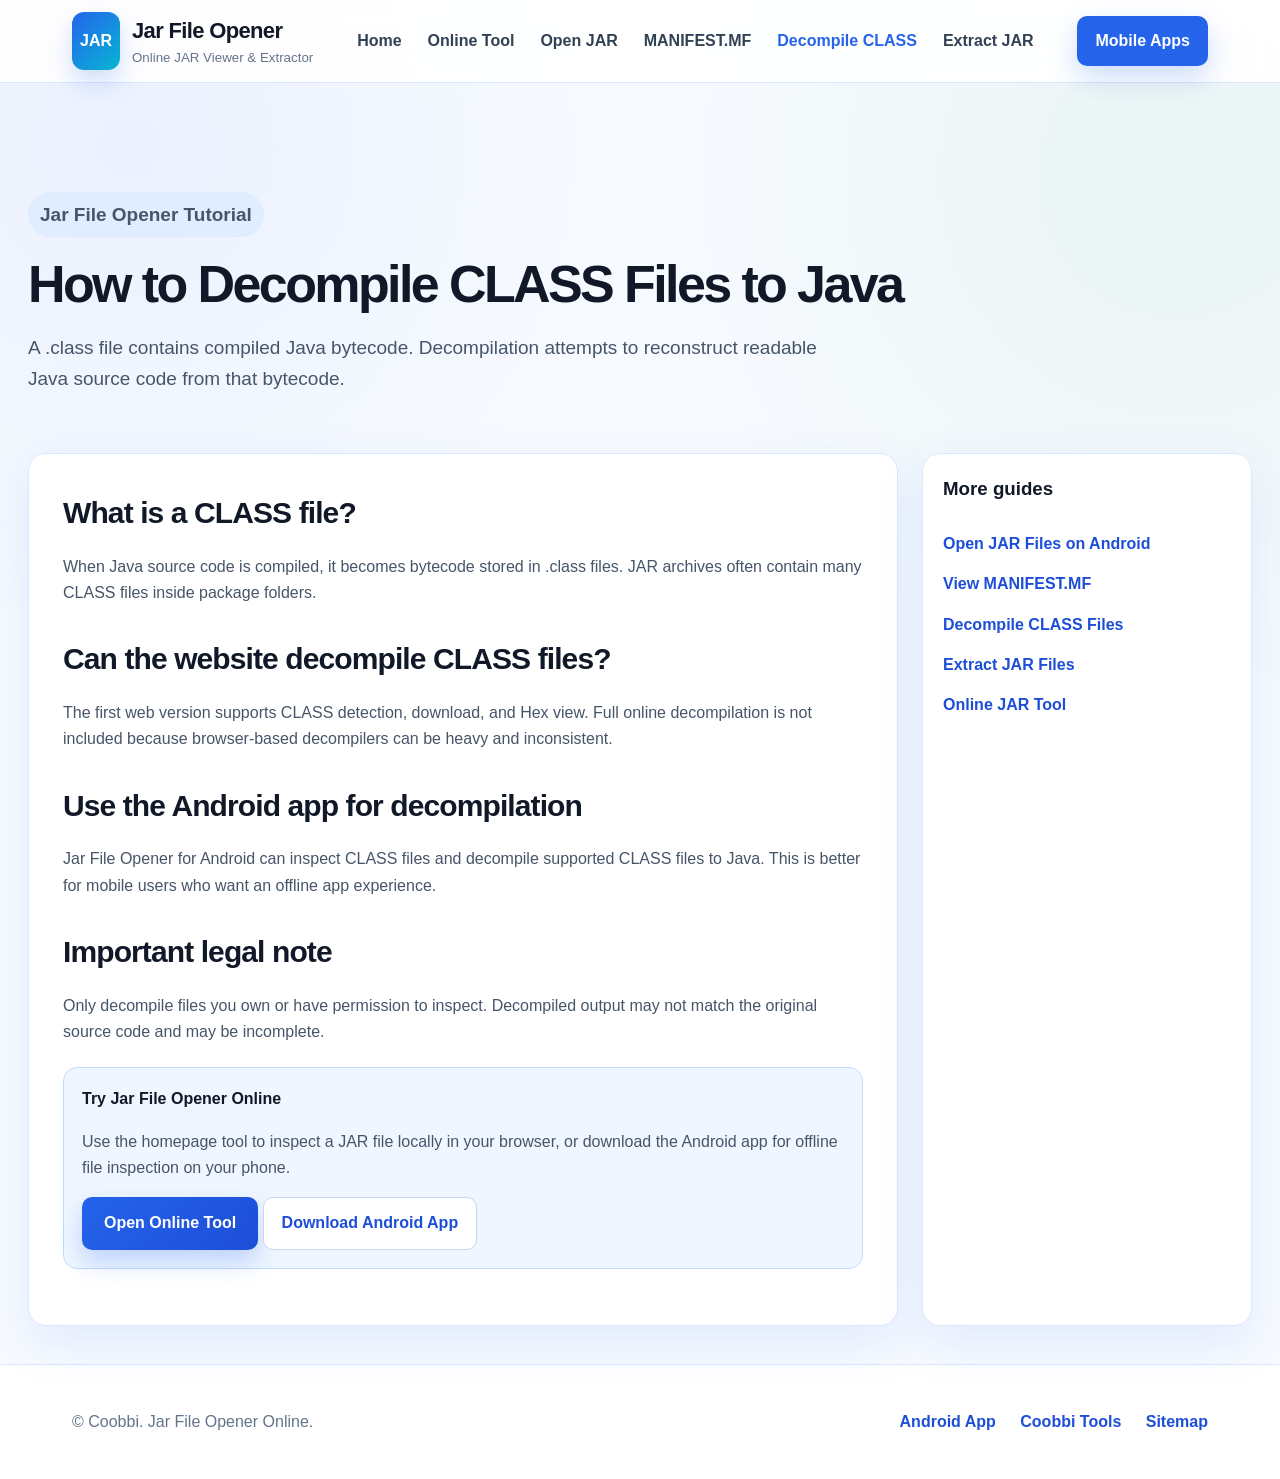
<file: decompile-class-files/index.html>
<!doctype html>
<html lang="en">
<head>
  <meta charset="utf-8" />
  <meta name="viewport" content="width=device-width,initial-scale=1" />
  <title>How to Decompile CLASS Files to Java</title>
  <meta name="description" content="Learn how Java CLASS file decompilation works and how Jar File Opener for Android can help inspect CLASS files." />
  <link rel="canonical" href="https://jarfileopener.com/decompile-class-files/" />
  <link rel="stylesheet" href="../assets/style.css" />
  <link rel="icon" href="../assets/favicon.svg" type="image/svg+xml" />
</head>
<body>
<header class="topbar">
  <a class="brand" href="../index.html">
    <span class="brand-icon">JAR</span>
    <span>
      <strong>Jar File Opener</strong>
      <small>Online JAR Viewer & Extractor</small>
    </span>
  </a>
  <nav class="nav"><a class="" href="../index.html">Home</a>
<a class="" href="../index.html#tool">Online Tool</a>
<a class="" href="../open-jar-files-on-android/index.html">Open JAR</a>
<a class="" href="../view-manifest-mf/index.html">MANIFEST.MF</a>
<a class="active" href="../decompile-class-files/index.html">Decompile CLASS</a>
<a class="" href="../extract-jar-files/index.html">Extract JAR</a></nav>
  <a class="download-small" href="../index.html#mobile-apps">Mobile Apps</a>
</header>
<main>
  <section class="page-hero">
    <p class="eyebrow">Jar File Opener Tutorial</p>
    <h1>How to Decompile CLASS Files to Java</h1>
    <p>A .class file contains compiled Java bytecode. Decompilation attempts to reconstruct readable Java source code from that bytecode.</p>
  </section>

  <section class="article-layout">
    <article class="article content-card">
      <h2>What is a CLASS file?</h2><p>When Java source code is compiled, it becomes bytecode stored in .class files. JAR archives often contain many CLASS files inside package folders.</p>
<h2>Can the website decompile CLASS files?</h2><p>The first web version supports CLASS detection, download, and Hex view. Full online decompilation is not included because browser-based decompilers can be heavy and inconsistent.</p>
<h2>Use the Android app for decompilation</h2><p>Jar File Opener for Android can inspect CLASS files and decompile supported CLASS files to Java. This is better for mobile users who want an offline app experience.</p>
<h2>Important legal note</h2><p>Only decompile files you own or have permission to inspect. Decompiled output may not match the original source code and may be incomplete.</p>

      <div class="callout">
        <strong>Try Jar File Opener Online</strong>
        <p>Use the homepage tool to inspect a JAR file locally in your browser, or download the Android app for offline file inspection on your phone.</p>
        <a class="primary-btn" href="../index.html">Open Online Tool</a>
        <a class="secondary-btn" href="https://play.google.com/store/apps/details?id=com.coobbi.jarfileopener">Download Android App</a>
      </div>
    </article>

    <aside class="toc">
      <h3>More guides</h3>
      <a href="../open-jar-files-on-android/index.html">Open JAR Files on Android</a>
      <a href="../view-manifest-mf/index.html">View MANIFEST.MF</a>
      <a href="../decompile-class-files/index.html">Decompile CLASS Files</a>
      <a href="../extract-jar-files/index.html">Extract JAR Files</a>
      <a href="../index.html">Online JAR Tool</a>
    </aside>
  </section>
</main>
<footer class="footer">
  <p>© Coobbi. Jar File Opener Online.</p>
  <p>
    <a href="https://play.google.com/store/apps/details?id=com.coobbi.jarfileopener">Android App</a>
    <a href="https://coobbi.com">Coobbi Tools</a>
    <a href="../sitemap.xml">Sitemap</a>
  </p>
</footer>

</body>
</html>
</file>
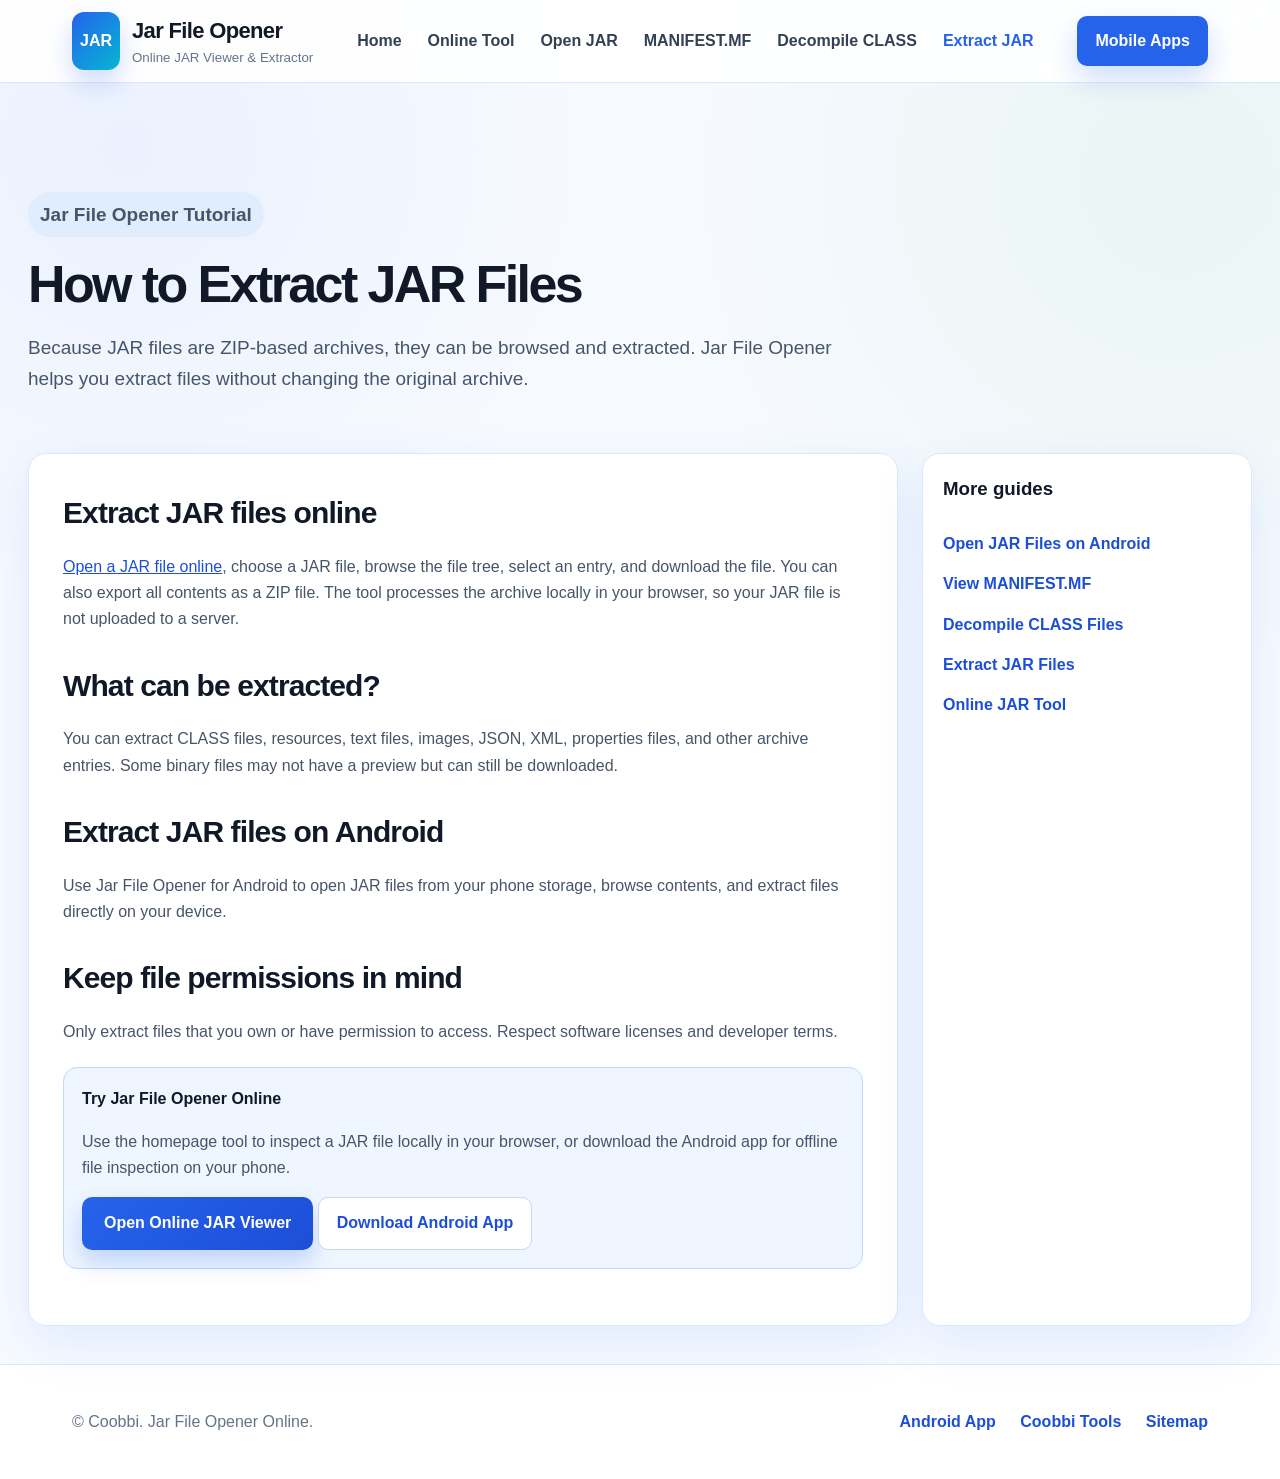
<file: extract-jar-files/index.html>
<!doctype html>
<html lang="en">
<head>
  <meta charset="utf-8" />
  <meta name="viewport" content="width=device-width,initial-scale=1" />
  <title>How to Extract JAR Files Online and on Android</title>
  <meta name="description" content="Learn how to extract JAR files online, browse JAR contents, and download individual entries or a ZIP export with Jar File Opener." />
  <link rel="canonical" href="https://jarfileopener.com/extract-jar-files/" />
  <meta property="og:type" content="article" />
  <meta property="og:site_name" content="Jar File Opener" />
  <meta property="og:title" content="How to Extract JAR Files Online and on Android" />
  <meta property="og:description" content="Learn how to extract JAR files online, browse JAR contents, and download individual entries or a ZIP export." />
  <meta property="og:url" content="https://jarfileopener.com/extract-jar-files/" />
  <meta name="twitter:card" content="summary" />
  <meta name="twitter:title" content="How to Extract JAR Files Online and on Android" />
  <meta name="twitter:description" content="Learn how to extract JAR files online, browse JAR contents, and download individual entries or a ZIP export." />
  <link rel="stylesheet" href="../assets/style.css" />
  <link rel="icon" href="../assets/favicon.svg" type="image/svg+xml" />
</head>
<body>
<header class="topbar">
  <a class="brand" href="../index.html">
    <span class="brand-icon">JAR</span>
    <span>
      <strong>Jar File Opener</strong>
      <small>Online JAR Viewer & Extractor</small>
    </span>
  </a>
  <nav class="nav"><a class="" href="../index.html">Home</a>
<a class="" href="../index.html#tool">Online Tool</a>
<a class="" href="../open-jar-files-on-android/index.html">Open JAR</a>
<a class="" href="../view-manifest-mf/index.html">MANIFEST.MF</a>
<a class="" href="../decompile-class-files/index.html">Decompile CLASS</a>
<a class="active" href="../extract-jar-files/index.html">Extract JAR</a></nav>
  <a class="download-small" href="../index.html#mobile-apps">Mobile Apps</a>
</header>
<main>
  <section class="page-hero">
    <p class="eyebrow">Jar File Opener Tutorial</p>
    <h1>How to Extract JAR Files</h1>
    <p>Because JAR files are ZIP-based archives, they can be browsed and extracted. Jar File Opener helps you extract files without changing the original archive.</p>
  </section>

  <section class="article-layout">
    <article class="article content-card">
      <h2>Extract JAR files online</h2><p><a href="../index.html#tool">Open a JAR file online</a>, choose a JAR file, browse the file tree, select an entry, and download the file. You can also export all contents as a ZIP file. The tool processes the archive locally in your browser, so your JAR file is not uploaded to a server.</p>
<h2>What can be extracted?</h2><p>You can extract CLASS files, resources, text files, images, JSON, XML, properties files, and other archive entries. Some binary files may not have a preview but can still be downloaded.</p>
<h2>Extract JAR files on Android</h2><p>Use Jar File Opener for Android to open JAR files from your phone storage, browse contents, and extract files directly on your device.</p>
<h2>Keep file permissions in mind</h2><p>Only extract files that you own or have permission to access. Respect software licenses and developer terms.</p>

      <div class="callout">
        <strong>Try Jar File Opener Online</strong>
        <p>Use the homepage tool to inspect a JAR file locally in your browser, or download the Android app for offline file inspection on your phone.</p>
        <a class="primary-btn" href="../index.html#tool">Open Online JAR Viewer</a>
        <a class="secondary-btn" href="https://play.google.com/store/apps/details?id=com.coobbi.jarfileopener">Download Android App</a>
      </div>
    </article>

    <aside class="toc">
      <h3>More guides</h3>
      <a href="../open-jar-files-on-android/index.html">Open JAR Files on Android</a>
      <a href="../view-manifest-mf/index.html">View MANIFEST.MF</a>
      <a href="../decompile-class-files/index.html">Decompile CLASS Files</a>
      <a href="../extract-jar-files/index.html">Extract JAR Files</a>
      <a href="../index.html">Online JAR Tool</a>
    </aside>
  </section>
</main>
<footer class="footer">
  <p>© Coobbi. Jar File Opener Online.</p>
  <p>
    <a href="https://play.google.com/store/apps/details?id=com.coobbi.jarfileopener">Android App</a>
    <a href="https://coobbi.com">Coobbi Tools</a>
    <a href="../sitemap.xml">Sitemap</a>
  </p>
</footer>

</body>
</html>
</file>
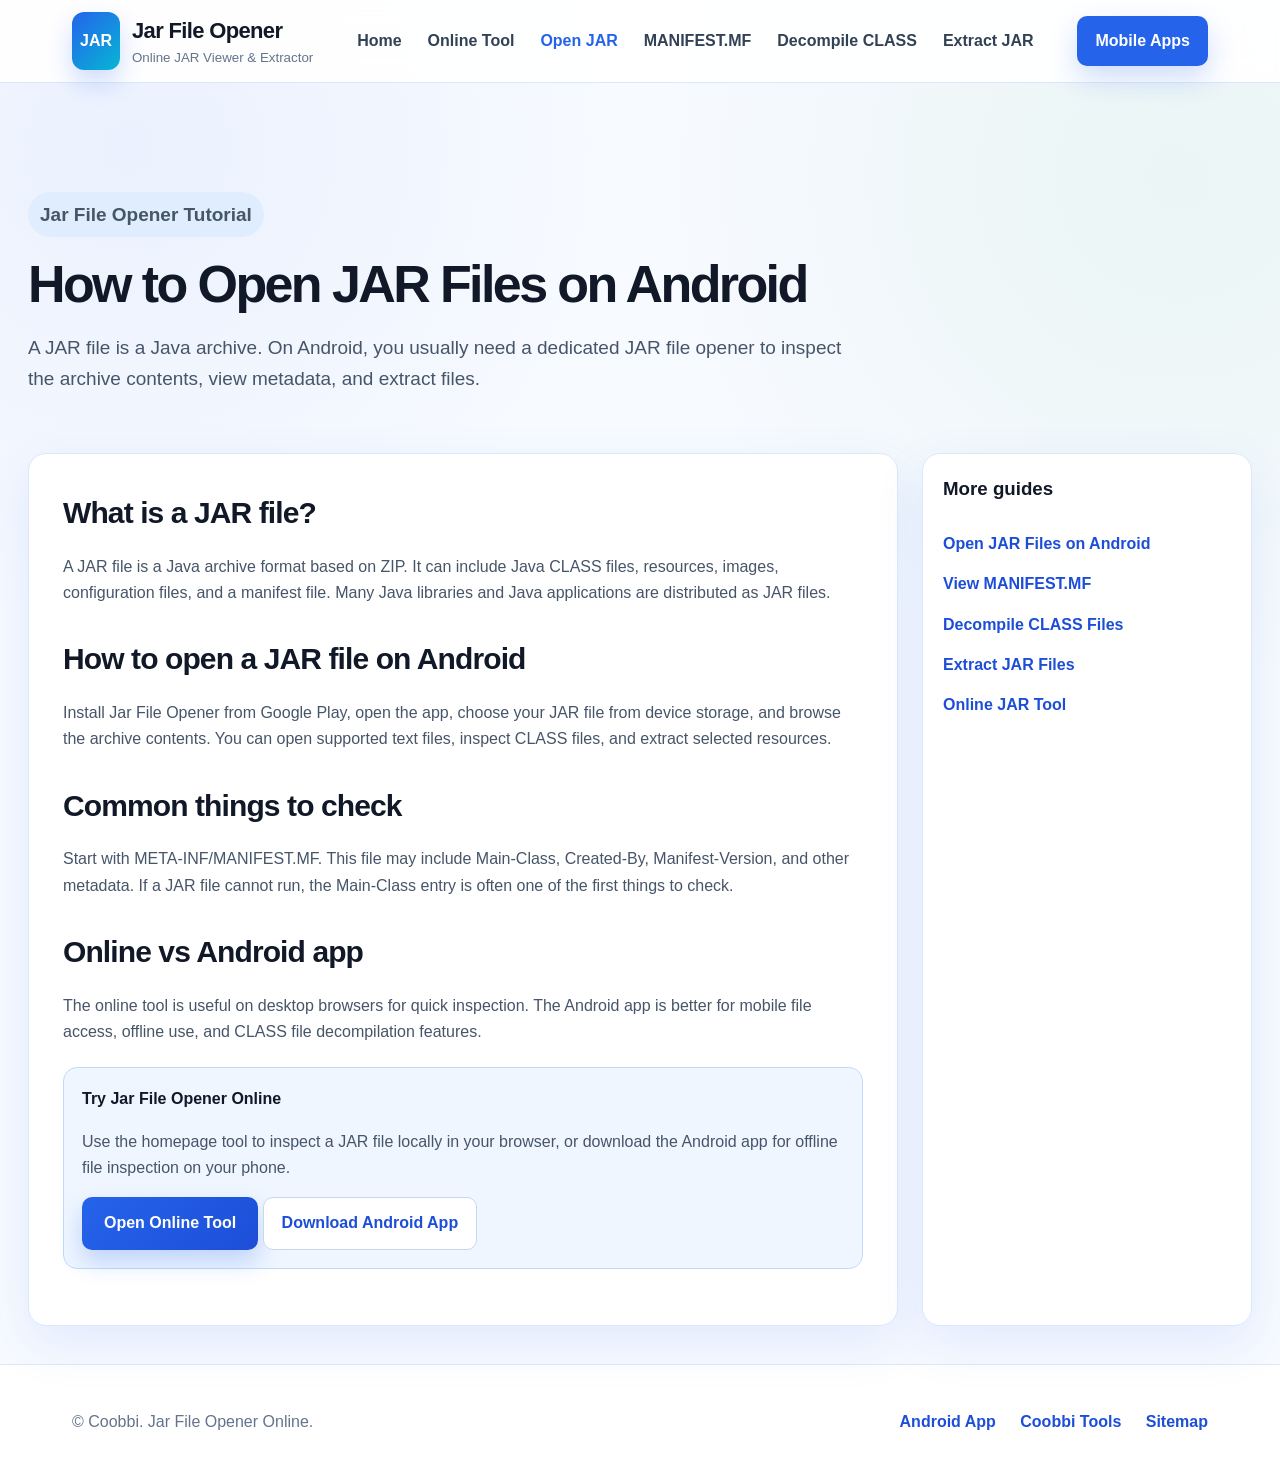
<file: open-jar-files-on-android/index.html>
<!doctype html>
<html lang="en">
<head>
  <meta charset="utf-8" />
  <meta name="viewport" content="width=device-width,initial-scale=1" />
  <title>How to Open JAR Files on Android - Jar File Opener</title>
  <meta name="description" content="Learn how to open JAR files on Android, view contents, inspect MANIFEST.MF, and extract resources using Jar File Opener." />
  <link rel="canonical" href="https://jarfileopener.com/open-jar-files-on-android/" />
  <link rel="stylesheet" href="../assets/style.css" />
  <link rel="icon" href="../assets/favicon.svg" type="image/svg+xml" />
</head>
<body>
<header class="topbar">
  <a class="brand" href="../index.html">
    <span class="brand-icon">JAR</span>
    <span>
      <strong>Jar File Opener</strong>
      <small>Online JAR Viewer & Extractor</small>
    </span>
  </a>
  <nav class="nav"><a class="" href="../index.html">Home</a>
<a class="" href="../index.html#tool">Online Tool</a>
<a class="active" href="../open-jar-files-on-android/index.html">Open JAR</a>
<a class="" href="../view-manifest-mf/index.html">MANIFEST.MF</a>
<a class="" href="../decompile-class-files/index.html">Decompile CLASS</a>
<a class="" href="../extract-jar-files/index.html">Extract JAR</a></nav>
  <a class="download-small" href="../index.html#mobile-apps">Mobile Apps</a>
</header>
<main>
  <section class="page-hero">
    <p class="eyebrow">Jar File Opener Tutorial</p>
    <h1>How to Open JAR Files on Android</h1>
    <p>A JAR file is a Java archive. On Android, you usually need a dedicated JAR file opener to inspect the archive contents, view metadata, and extract files.</p>
  </section>

  <section class="article-layout">
    <article class="article content-card">
      <h2>What is a JAR file?</h2><p>A JAR file is a Java archive format based on ZIP. It can include Java CLASS files, resources, images, configuration files, and a manifest file. Many Java libraries and Java applications are distributed as JAR files.</p>
<h2>How to open a JAR file on Android</h2><p>Install Jar File Opener from Google Play, open the app, choose your JAR file from device storage, and browse the archive contents. You can open supported text files, inspect CLASS files, and extract selected resources.</p>
<h2>Common things to check</h2><p>Start with META-INF/MANIFEST.MF. This file may include Main-Class, Created-By, Manifest-Version, and other metadata. If a JAR file cannot run, the Main-Class entry is often one of the first things to check.</p>
<h2>Online vs Android app</h2><p>The online tool is useful on desktop browsers for quick inspection. The Android app is better for mobile file access, offline use, and CLASS file decompilation features.</p>

      <div class="callout">
        <strong>Try Jar File Opener Online</strong>
        <p>Use the homepage tool to inspect a JAR file locally in your browser, or download the Android app for offline file inspection on your phone.</p>
        <a class="primary-btn" href="../index.html">Open Online Tool</a>
        <a class="secondary-btn" href="https://play.google.com/store/apps/details?id=com.coobbi.jarfileopener">Download Android App</a>
      </div>
    </article>

    <aside class="toc">
      <h3>More guides</h3>
      <a href="../open-jar-files-on-android/index.html">Open JAR Files on Android</a>
      <a href="../view-manifest-mf/index.html">View MANIFEST.MF</a>
      <a href="../decompile-class-files/index.html">Decompile CLASS Files</a>
      <a href="../extract-jar-files/index.html">Extract JAR Files</a>
      <a href="../index.html">Online JAR Tool</a>
    </aside>
  </section>
</main>
<footer class="footer">
  <p>© Coobbi. Jar File Opener Online.</p>
  <p>
    <a href="https://play.google.com/store/apps/details?id=com.coobbi.jarfileopener">Android App</a>
    <a href="https://coobbi.com">Coobbi Tools</a>
    <a href="../sitemap.xml">Sitemap</a>
  </p>
</footer>

</body>
</html>
</file>
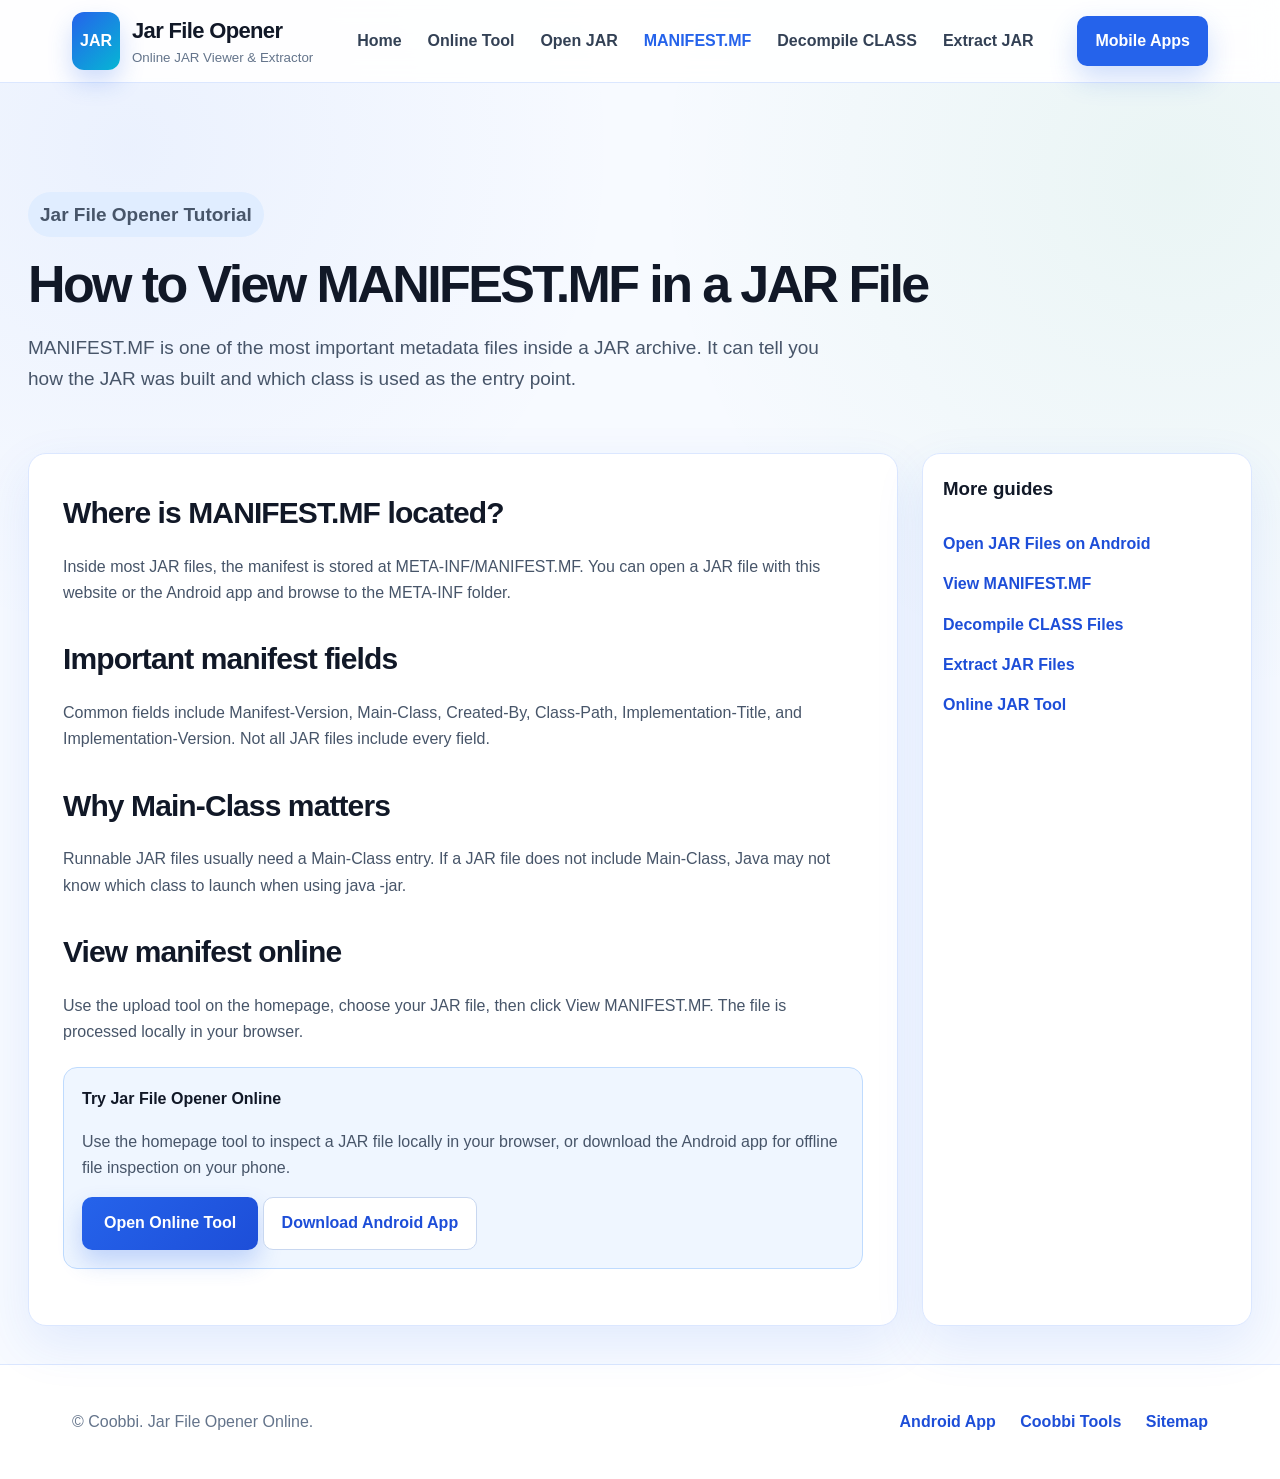
<file: view-manifest-mf/index.html>
<!doctype html>
<html lang="en">
<head>
  <meta charset="utf-8" />
  <meta name="viewport" content="width=device-width,initial-scale=1" />
  <title>How to View MANIFEST.MF in a JAR File</title>
  <meta name="description" content="Learn how to view META-INF/MANIFEST.MF in a JAR file and check Main-Class, Created-By, and Manifest-Version." />
  <link rel="canonical" href="https://jarfileopener.com/view-manifest-mf/" />
  <link rel="stylesheet" href="../assets/style.css" />
  <link rel="icon" href="../assets/favicon.svg" type="image/svg+xml" />
</head>
<body>
<header class="topbar">
  <a class="brand" href="../index.html">
    <span class="brand-icon">JAR</span>
    <span>
      <strong>Jar File Opener</strong>
      <small>Online JAR Viewer & Extractor</small>
    </span>
  </a>
  <nav class="nav"><a class="" href="../index.html">Home</a>
<a class="" href="../index.html#tool">Online Tool</a>
<a class="" href="../open-jar-files-on-android/index.html">Open JAR</a>
<a class="active" href="../view-manifest-mf/index.html">MANIFEST.MF</a>
<a class="" href="../decompile-class-files/index.html">Decompile CLASS</a>
<a class="" href="../extract-jar-files/index.html">Extract JAR</a></nav>
  <a class="download-small" href="../index.html#mobile-apps">Mobile Apps</a>
</header>
<main>
  <section class="page-hero">
    <p class="eyebrow">Jar File Opener Tutorial</p>
    <h1>How to View MANIFEST.MF in a JAR File</h1>
    <p>MANIFEST.MF is one of the most important metadata files inside a JAR archive. It can tell you how the JAR was built and which class is used as the entry point.</p>
  </section>

  <section class="article-layout">
    <article class="article content-card">
      <h2>Where is MANIFEST.MF located?</h2><p>Inside most JAR files, the manifest is stored at META-INF/MANIFEST.MF. You can open a JAR file with this website or the Android app and browse to the META-INF folder.</p>
<h2>Important manifest fields</h2><p>Common fields include Manifest-Version, Main-Class, Created-By, Class-Path, Implementation-Title, and Implementation-Version. Not all JAR files include every field.</p>
<h2>Why Main-Class matters</h2><p>Runnable JAR files usually need a Main-Class entry. If a JAR file does not include Main-Class, Java may not know which class to launch when using java -jar.</p>
<h2>View manifest online</h2><p>Use the upload tool on the homepage, choose your JAR file, then click View MANIFEST.MF. The file is processed locally in your browser.</p>

      <div class="callout">
        <strong>Try Jar File Opener Online</strong>
        <p>Use the homepage tool to inspect a JAR file locally in your browser, or download the Android app for offline file inspection on your phone.</p>
        <a class="primary-btn" href="../index.html">Open Online Tool</a>
        <a class="secondary-btn" href="https://play.google.com/store/apps/details?id=com.coobbi.jarfileopener">Download Android App</a>
      </div>
    </article>

    <aside class="toc">
      <h3>More guides</h3>
      <a href="../open-jar-files-on-android/index.html">Open JAR Files on Android</a>
      <a href="../view-manifest-mf/index.html">View MANIFEST.MF</a>
      <a href="../decompile-class-files/index.html">Decompile CLASS Files</a>
      <a href="../extract-jar-files/index.html">Extract JAR Files</a>
      <a href="../index.html">Online JAR Tool</a>
    </aside>
  </section>
</main>
<footer class="footer">
  <p>© Coobbi. Jar File Opener Online.</p>
  <p>
    <a href="https://play.google.com/store/apps/details?id=com.coobbi.jarfileopener">Android App</a>
    <a href="https://coobbi.com">Coobbi Tools</a>
    <a href="../sitemap.xml">Sitemap</a>
  </p>
</footer>

</body>
</html>
</file>
<file: assets/style.css>
:root{
  --bg:#f7faff;
  --surface:#ffffff;
  --surface2:#f9fbff;
  --soft:#eef5ff;
  --line:#dbe7ff;
  --text:#111827;
  --muted:#64748b;
  --blue:#2563eb;
  --blue2:#1d4ed8;
  --green:#16a34a;
  --orange:#f97316;
  --purple:#7c3aed;
  --warning:#fff7ed;
  --shadow:0 18px 50px rgba(37,99,235,.10);
}
*{box-sizing:border-box}
html{scroll-behavior:smooth}
body{
  margin:0;
  font-family:Inter,Arial,Helvetica,sans-serif;
  color:var(--text);
  background:
    radial-gradient(circle at 10% 10%, rgba(37,99,235,.06), transparent 28%),
    radial-gradient(circle at 92% 12%, rgba(22,163,74,.06), transparent 30%),
    var(--bg);
  line-height:1.65;
}
a{color:var(--blue2)}
.topbar{
  min-height:78px;
  padding:12px 72px;
  background:rgba(255,255,255,.9);
  backdrop-filter:blur(14px);
  border-bottom:1px solid var(--line);
  display:flex;
  align-items:center;
  justify-content:space-between;
  gap:24px;
  position:sticky;
  top:0;
  z-index:20;
}
.brand{
  display:flex;
  align-items:center;
  gap:12px;
  text-decoration:none;
  color:var(--text);
}
.brand-icon{
  width:48px;
  height:58px;
  border-radius:12px;
  background:linear-gradient(135deg,#2563eb,#06b6d4);
  display:grid;
  place-items:center;
  color:#fff;
  font-weight:900;
  box-shadow:0 12px 25px rgba(37,99,235,.22);
}
.brand strong{display:block;font-size:22px;letter-spacing:-.03em}
.brand small{display:block;color:var(--muted);margin-top:-2px}
.nav{display:flex;gap:26px;align-items:center}
.nav a{text-decoration:none;color:#334155;font-weight:800}
.nav a:hover,.nav a.active{color:var(--blue)}
.download-small{
  text-decoration:none;
  background:var(--blue);
  color:#fff;
  padding:12px 18px;
  border-radius:10px;
  font-weight:900;
  box-shadow:0 12px 28px rgba(37,99,235,.22);
}
main{max-width:1560px;margin:0 auto;padding:34px 28px 0}
.hero{
  display:grid;
  grid-template-columns:1.05fr 1.18fr .95fr;
  gap:36px;
  align-items:center;
  padding:18px 0 28px;
}
.eyebrow{
  display:inline-block;
  padding:7px 12px;
  border-radius:999px;
  background:#e0edff;
  color:var(--blue2);
  font-weight:900;
}
.hero h1{
  margin:16px 0 18px;
  font-size:48px;
  line-height:1.1;
  letter-spacing:-.05em;
}
.hero h1 span{color:var(--blue)}
.lead{font-size:18px;color:#475569;max-width:520px}
.trust{display:flex;flex-wrap:wrap;gap:14px;margin-top:28px}
.trust span{font-weight:800;color:#0f5132;background:#ecfdf5;border:1px solid #bbf7d0;border-radius:999px;padding:7px 10px}
.upload-panel,.mobile-app-card,.info-card,.browser-card,.preview-card,.feature-grid article,.notice,.faq,.content-card,.toc,.tutorial-card{
  background:var(--surface);
  border:1px solid var(--line);
  border-radius:18px;
  box-shadow:var(--shadow);
}
.drop-zone{
  min-height:284px;
  border:2px dashed #c8d7f0;
  border-radius:18px;
  display:flex;
  align-items:center;
  justify-content:center;
  flex-direction:column;
  padding:30px;
  text-align:center;
  transition:.2s ease;
}
.drop-zone.dragover{background:#edf6ff;border-color:var(--blue)}
.jar-badge{
  width:68px;height:82px;border-radius:14px;
  background:linear-gradient(135deg,#2563eb,#1d4ed8);
  color:#fff;font-weight:900;display:grid;place-items:center;
  box-shadow:0 14px 30px rgba(37,99,235,.25);
}
.drop-zone h2{margin:18px 0 0}
.drop-zone p{margin:6px 0;color:var(--muted)}
.drop-zone small{color:var(--muted);margin-top:14px}
.primary-btn{
  cursor:pointer;
  display:inline-block;
  border:none;
  background:linear-gradient(135deg,#2563eb,#1d4ed8);
  color:white;
  padding:13px 22px;
  border-radius:10px;
  font-weight:900;
  text-decoration:none;
  box-shadow:0 12px 25px rgba(37,99,235,.24);
}
.secondary-btn{
  display:inline-block;
  text-decoration:none;
  color:var(--blue2);
  background:#fff;
  border:1px solid #c8d7f0;
  border-radius:10px;
  padding:12px 18px;
  font-weight:900;
}
.primary-btn.full{display:block;text-align:center;margin-top:18px}
.mobile-app-card{padding:24px}
#mobile-apps{scroll-margin-top:100px}
.mobile-app-head{display:flex;justify-content:space-between;gap:18px;align-items:flex-start}
.mobile-app-card h2{margin:0;color:var(--blue2)}
.mobile-app-icon{font-size:34px}
.mobile-platform h3{margin:3px 0 6px;font-size:18px}
.mobile-platform p:not(.platform-label){margin:0;color:#475569}
.platform-label{margin:20px 0 2px;color:var(--blue2);font-size:12px;font-weight:900;letter-spacing:.08em;text-transform:uppercase}
.mobile-platform:first-of-type .platform-label{margin-top:18px}
.mobile-divider{border:0;border-top:1px solid var(--line);margin:22px 0 0}
.secondary-btn.full{display:block;text-align:center;margin-top:18px}
.workspace{
  display:grid;
  grid-template-columns:280px minmax(380px,1fr) minmax(420px,1fr);
  gap:0;
  margin:22px 0 18px;
}
.hidden{display:none!important}
.info-card,.browser-card,.preview-card{border-radius:0;box-shadow:none}
.info-card{border-radius:18px 0 0 18px;padding:20px}
.preview-card{border-radius:0 18px 18px 0}
.info-card h2,.browser-card h2{font-size:18px;margin:0 0 14px}
.info-card dl{display:grid;grid-template-columns:1fr 1.1fr;gap:8px 12px;font-size:14px}
.info-card dt{color:#475569}
.info-card dd{margin:0;font-weight:700;overflow-wrap:anywhere}
.info-card h3{font-size:16px;margin-top:24px}
.outline-btn{
  width:100%;
  background:#fff;
  border:1px solid #c8d7f0;
  border-radius:9px;
  padding:12px;
  margin:6px 0;
  font-weight:800;
  cursor:pointer;
}
.outline-btn:hover{background:var(--soft)}
.panel-head{padding:18px 20px 10px;border-bottom:1px solid var(--line)}
.search{width:100%;padding:12px 14px;border:1px solid var(--line);border-radius:9px;font-size:14px}
.file-tree{height:360px;overflow:auto;padding:10px 18px}
.file-row{display:flex;align-items:center;gap:8px;padding:8px 9px;border-radius:8px;cursor:pointer;font-size:14px}
.file-row:hover{background:var(--soft)}
.file-row.active{background:#e5f0ff;color:var(--blue2);font-weight:800}
.file-icon{width:18px;text-align:center}
.file-path{overflow:hidden;text-overflow:ellipsis;white-space:nowrap}
.selected-status{padding:0 20px 14px;color:#475569;font-size:14px}
.tabs{display:flex;padding:10px 12px 0;border-bottom:1px solid var(--line)}
.tab{border:none;background:#fff;padding:12px 18px;font-weight:800;cursor:pointer;border-radius:10px 10px 0 0}
.tab.active{background:var(--soft);color:var(--blue2)}
.preview-pane{height:440px;overflow:auto;padding:20px}
.preview-pane pre{white-space:pre-wrap;word-break:break-word;font-family:Consolas,Menlo,monospace;font-size:13px}
.file-actions{display:flex;gap:10px;flex-wrap:wrap;margin:16px 0}
.warning-box{margin-top:16px;padding:14px;border-radius:12px;border:1px solid #facc15;background:#fffbeb}
.feature-grid{display:grid;grid-template-columns:repeat(4,1fr);gap:18px;margin:30px 0}
.feature-grid article{padding:22px}
.feature-icon{width:58px;height:58px;border-radius:50%;display:grid;place-items:center;background:var(--soft);font-size:28px;margin-bottom:12px}
.feature-grid h3{margin:0 0 6px}
.feature-grid p{margin:0;color:#475569}
.notice{margin:22px 0;padding:22px;background:var(--warning);border-color:#fed7aa}
.notice h2{margin-top:0}
.faq{padding:24px;margin-bottom:34px}
.faq h2{margin-top:0}
details{border-top:1px solid var(--line);padding:14px 0}
summary{font-weight:900;cursor:pointer}
.seo-section{display:grid;grid-template-columns:minmax(0,1fr) 330px;gap:24px;margin:28px 0}
.content-card{padding:30px}
.content-card h2{font-size:30px;letter-spacing:-.03em;margin:0 0 14px}
.content-card h3{margin-top:26px;color:#0f172a}
.content-card p,.content-card li{color:#475569}
.toc{padding:20px;position:sticky;top:98px}
.toc h3{margin-top:0}
.toc a{display:block;text-decoration:none;font-weight:800;padding:7px 0}
.tutorial-grid{display:grid;grid-template-columns:repeat(4,1fr);gap:18px;margin:24px 0}
.tutorial-card{padding:20px;text-decoration:none;color:var(--text)}
.tutorial-card strong{display:block;color:var(--blue2);font-size:18px;margin-bottom:6px}
.tutorial-card span{color:#475569}
.page-hero{
  padding:56px 0 20px;
}
.page-hero h1{
  font-size:52px;
  line-height:1.08;
  letter-spacing:-.05em;
  margin:0 0 12px;
}
.page-hero p{font-size:19px;color:#475569;max-width:820px}
.article-layout{display:grid;grid-template-columns:minmax(0,1fr) 330px;gap:24px;margin:20px 0 38px}
.article{padding:34px}
.article h2{font-size:30px;margin-top:28px}
.article h2:first-child{margin-top:0}
.article p,.article li{color:#475569}
.callout{
  background:#eff6ff;
  border:1px solid #bfdbfe;
  border-radius:14px;
  padding:18px;
  margin:22px 0;
}
.footer{
  border-top:1px solid var(--line);
  padding:28px 72px;
  display:flex;
  justify-content:space-between;
  gap:20px;
  background:white;
  color:var(--muted);
}
.footer a{margin-left:20px;text-decoration:none;font-weight:800}
@media(max-width:1100px){
  .topbar{padding:12px 18px}.nav{display:none}
  .hero,.seo-section,.article-layout{grid-template-columns:1fr}
  .workspace{grid-template-columns:1fr}
  .info-card,.browser-card,.preview-card{border-radius:18px;margin-bottom:16px;box-shadow:var(--shadow)}
  .feature-grid,.tutorial-grid{grid-template-columns:1fr 1fr}
  .toc{position:static}
}
@media(max-width:640px){
  main{padding:22px 14px}.hero h1,.page-hero h1{font-size:38px}
  .topbar{height:auto;padding:12px 14px;align-items:flex-start;flex-direction:column}
  .download-small{width:100%;text-align:center}
  .feature-grid,.tutorial-grid{grid-template-columns:1fr}
  .footer{padding:24px 18px;display:block}
  .footer a{margin-left:0;margin-right:14px}
}
</file>
